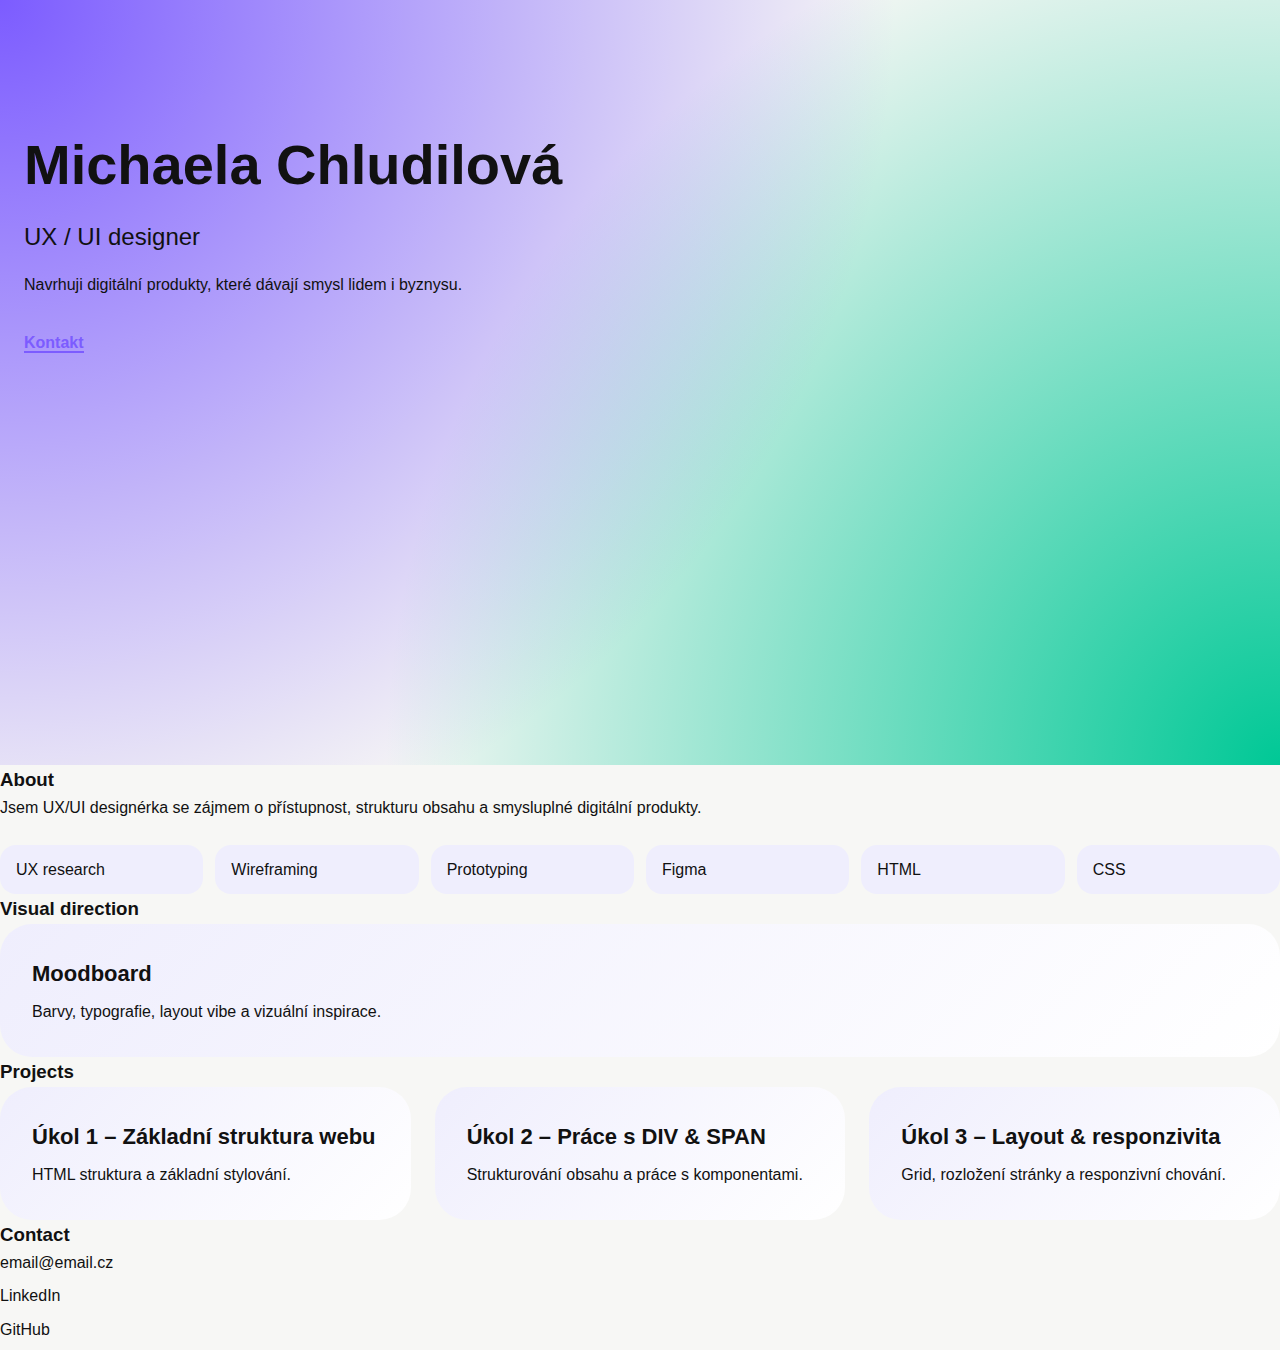
<file: index.html>
<!DOCTYPE html>
<html lang="cs">
  <head>
    <meta charset="UTF-8" />
    <meta name="viewport" content="width=device-width, initial-scale=1.0" />
    <title>Michaela Chludilová – UX/UI Designer</title>
    <link rel="stylesheet" href="style.css" />
  </head>

  <body>
    <section class="hero">
      <h1>Michaela Chludilová</h1>
      <h2>UX / UI designer</h2>
      <p>Navrhuji digitální produkty, které dávají smysl lidem i byznysu.</p>
      <a href="#contact" class="cta">Kontakt</a>
    </section>

    <section class="about">
      <h3>About</h3>
      <p>
        Jsem UX/UI designérka se zájmem o přístupnost, strukturu obsahu a
        smysluplné digitální produkty.
      </p>

      <ul class="skills">
        <li>UX research</li>
        <li>Wireframing</li>
        <li>Prototyping</li>
        <li>Figma</li>
        <li>HTML</li>
        <li>CSS</li>
      </ul>
    </section>

    <section class="projects">
      <h3>Visual direction</h3>

      <a
        href="images/moodboard-preview.png"
        class="project-card"
        target="_blank"
      >
        <h4>Moodboard</h4>
        <p>Barvy, typografie, layout vibe a vizuální inspirace.</p>
      </a>
    </section>

    <section class="projects">
      <h3>Projects</h3>

      <div class="project-grid">
        <a href="ukol-1/index.html" class="project-card">
          <h4>Úkol 1 – Základní struktura webu</h4>
          <p>HTML struktura a základní stylování.</p>
        </a>

        <a href="ukol-2/index.html" class="project-card">
          <h4>Úkol 2 – Práce s DIV & SPAN</h4>
          <p>Strukturování obsahu a práce s komponentami.</p>
        </a>

        <a href="ukol-3/index.html" class="project-card">
          <h4>Úkol 3 – Layout & responzivita</h4>
          <p>Grid, rozložení stránky a responzivní chování.</p>
        </a>
      </div>
    </section>

    <section class="contact" id="contact">
      <h3>Contact</h3>
      <a href="mailto:email@email.cz">email@email.cz</a>
      <a href="#">LinkedIn</a>
      <a href="#">GitHub</a>
    </section>
  </body>
</html>
</file>
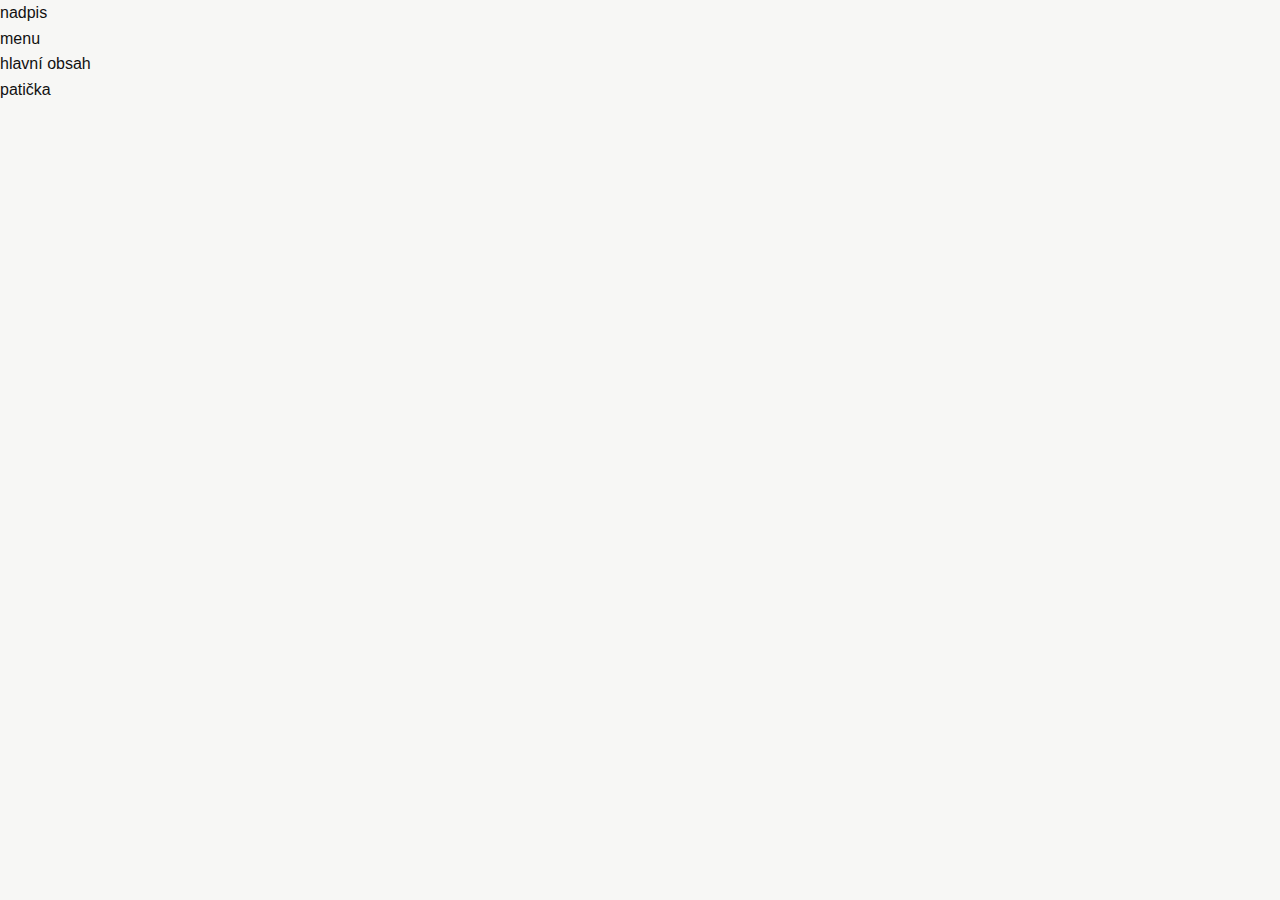
<file: druha.html>
<!DOCTYPE html>
<html lang="en">
  <head>
    <meta charset="UTF-8" />
    <meta name="viewport" content="width=device-width, initial-scale=1.0" />
    <title>Document</title>
    <link rel="stylesheet" href="style.css" />
  </head>
  <body>
    <div class="wrap">
      <head>
        nadpis
      </head>
      <aside>menu</aside>
      <main>hlavní obsah</main>
      <footer>patička</footer>
    </div>
  </body>
</html>
</file>
<file: style.css>
:root {
  --bg-main: #f7f7f5;
  --text-main: #111111;
  --accent: #7c5cff;
  --accent-soft: #efeefd;
}

* {
  box-sizing: border-box;
  margin: 0;
  padding: 0;
}

body {
  font-family: "Inter", sans-serif;
  background: var(--bg-main);
  color: var(--text-main);
  line-height: 1.6;
}

.hero {
  min-height: 85vh;
  padding: 120px 24px;
  background: radial-gradient(circle at top left, #7c5cff, transparent 60%),
    radial-gradient(circle at bottom right, #00c896, transparent 60%),
    var(--bg-main);
}

.hero-content {
  max-width: 900px;
  margin: 0 auto;
}

.hero h1 {
  font-size: 56px;
  margin-bottom: 8px;
}

.hero h2 {
  font-size: 24px;
  font-weight: 400;
  margin-bottom: 16px;
}

.hero p {
  max-width: 520px;
  margin-bottom: 32px;
}

.cta {
  text-decoration: none;
  font-weight: 600;
  color: var(--accent);
  border-bottom: 2px solid var(--accent);
}

.section {
  background: white;
  border-radius: 32px;
  padding: 64px;
  margin: 64px auto;
  max-width: 1100px;
  box-shadow: 0 20px 40px rgba(0, 0, 0, 0.06);
}

.section h3 {
  font-size: 32px;
  margin-bottom: 24px;
  color: var(--accent);
}

.skills {
  list-style: none;
  display: grid;
  grid-template-columns: repeat(auto-fit, minmax(140px, 1fr));
  gap: 12px;
  margin-top: 24px;
}

.skills li {
  background: var(--accent-soft);
  padding: 12px 16px;
  border-radius: 16px;
}

.project-grid {
  display: grid;
  grid-template-columns: repeat(auto-fit, minmax(260px, 1fr));
  gap: 24px;
}

.project-card {
  display: block;
  background: linear-gradient(135deg, var(--accent-soft), white);
  border-radius: 32px;
  padding: 32px;
  text-decoration: none;
  color: inherit;
  transition: transform 0.25s ease, box-shadow 0.25s ease;
}

.project-card:hover {
  transform: translateY(-6px);
  box-shadow: 0 16px 32px rgba(0, 0, 0, 0.08);
}

.project-card h4 {
  font-size: 22px;
  margin-bottom: 8px;
}

.contact a {
  display: block;
  color: inherit;
  text-decoration: none;
  margin-bottom: 8px;
}

@media (max-width: 600px) {
  .hero h1 {
    font-size: 40px;
  }

  .section {
    padding: 40px 24px;
  }
}
</file>
